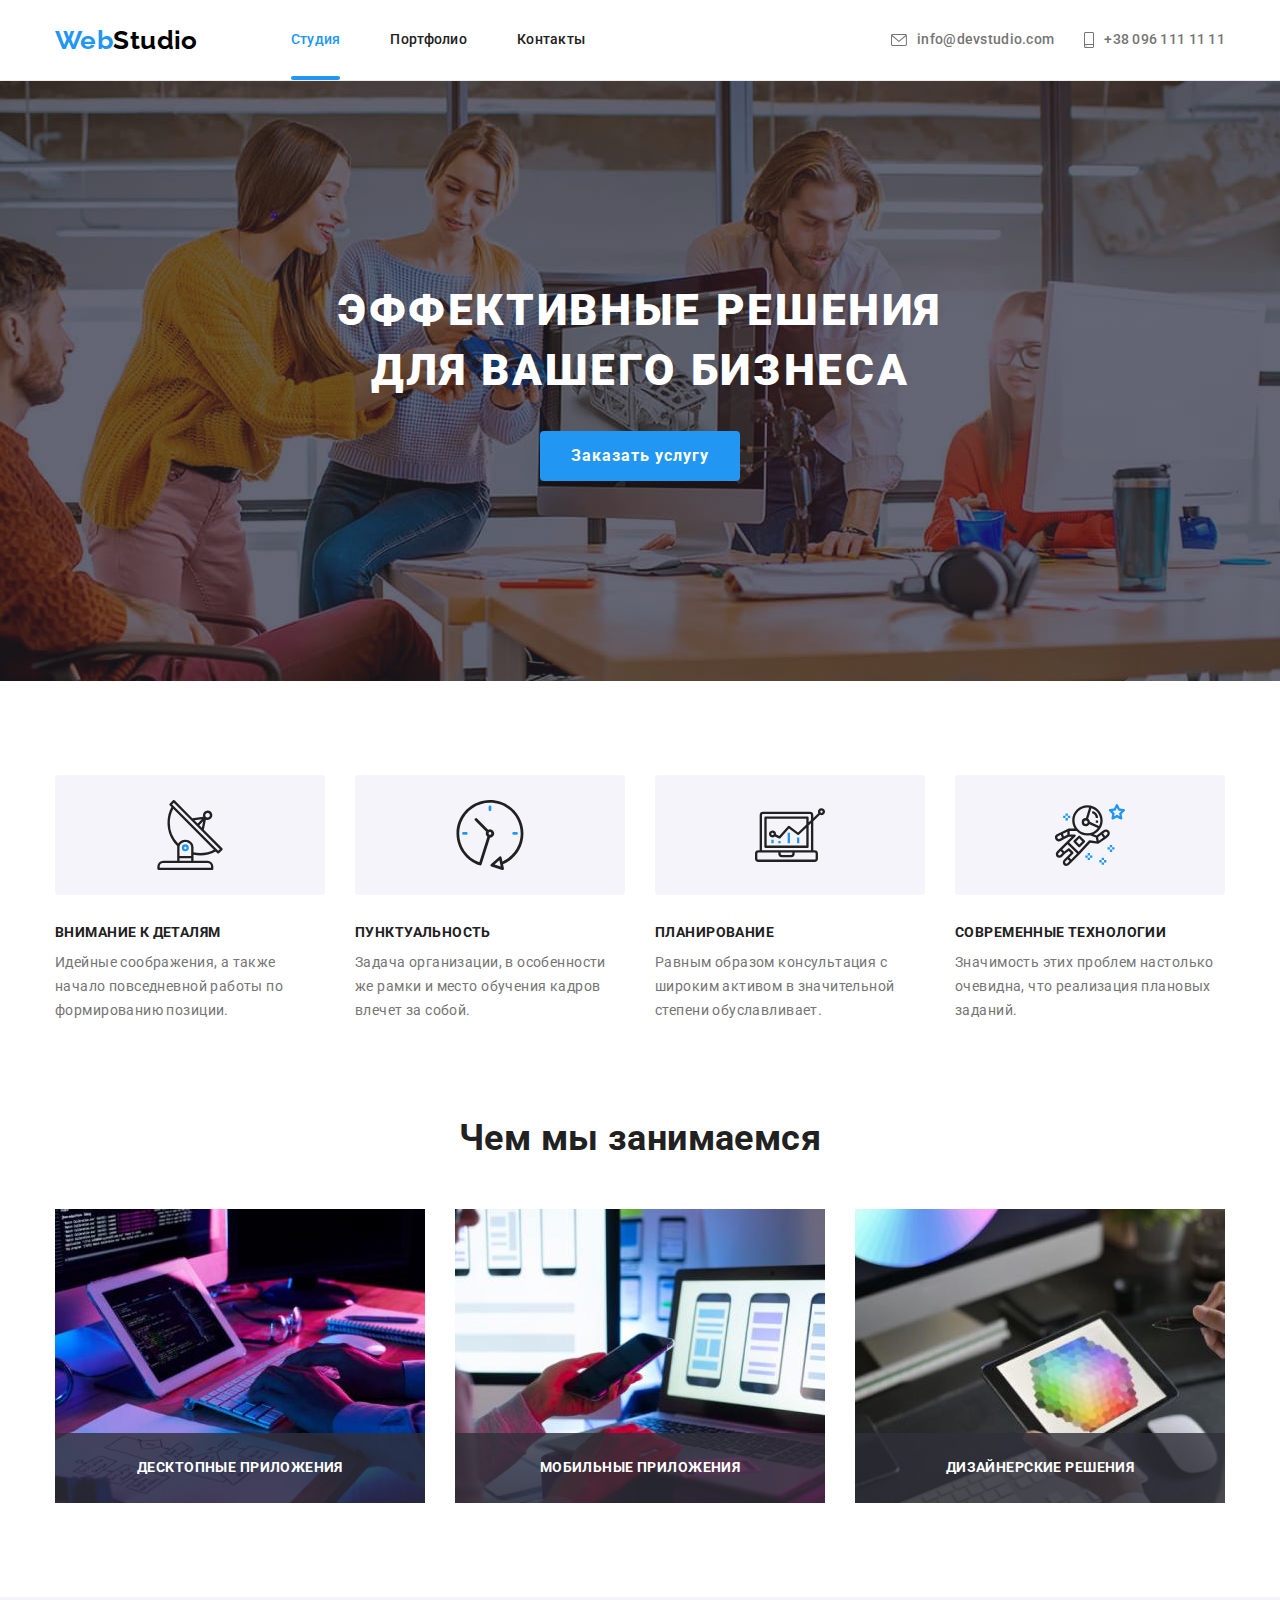
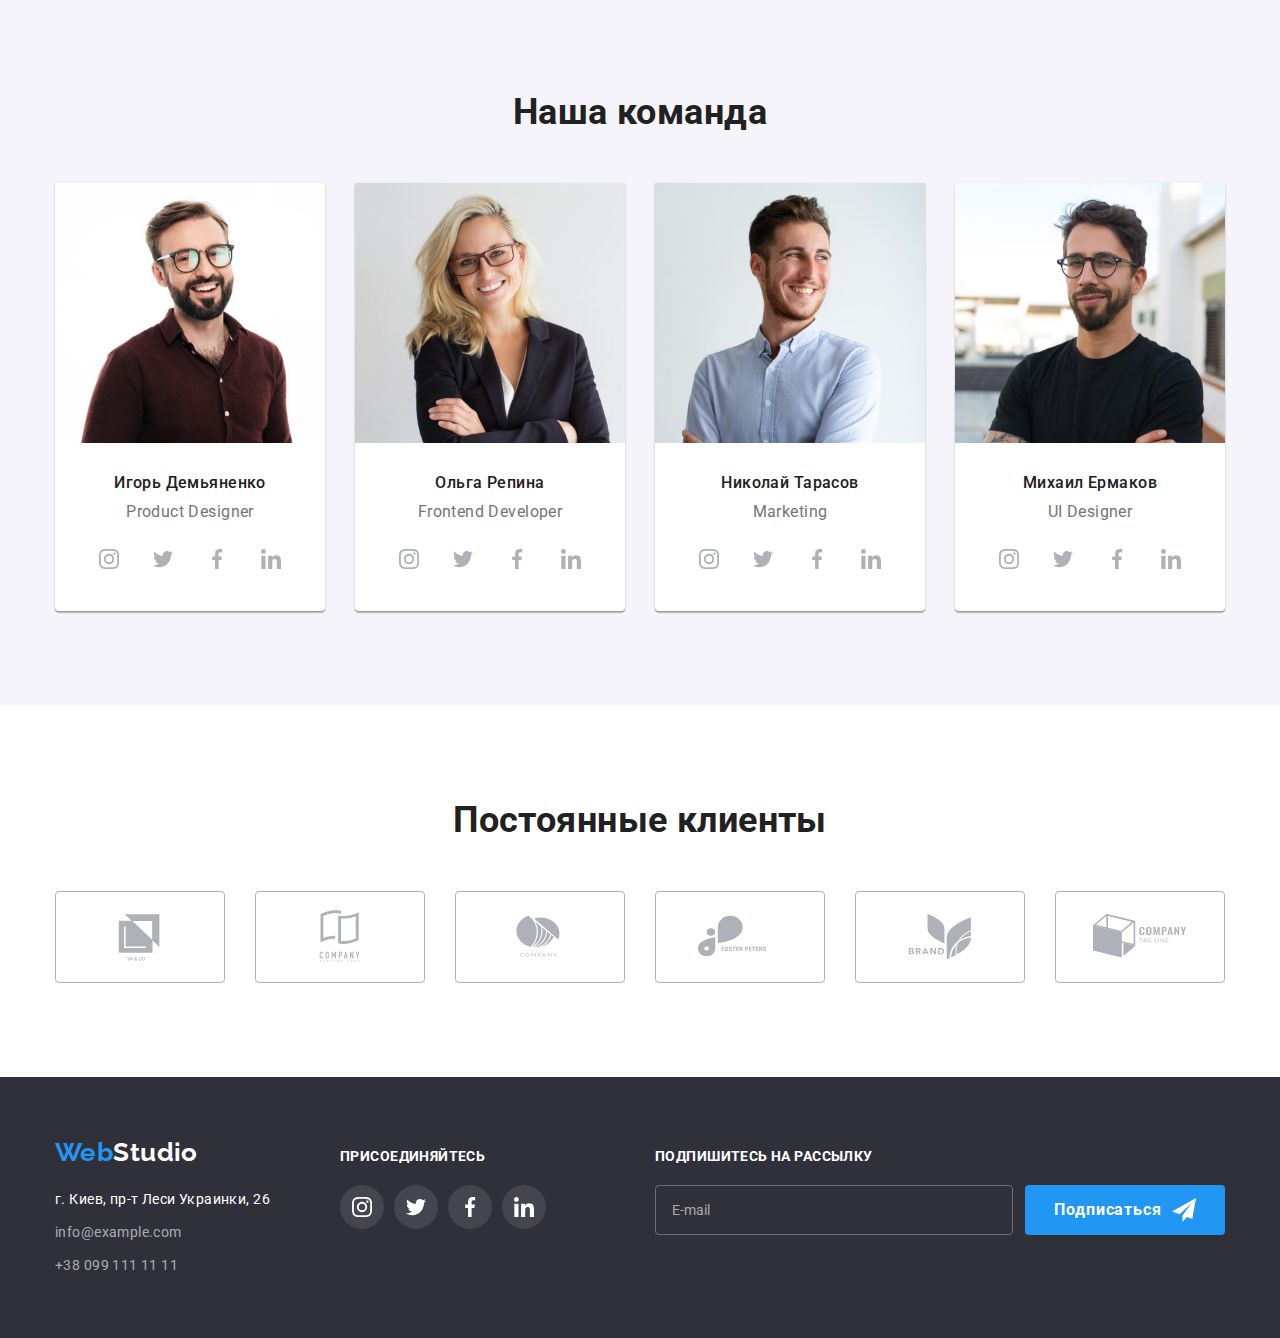
<file: index.html>
<!DOCTYPE html>
<html lang="ru">
    <head>
        <meta charset="UTF-8" />
        <meta http-equiv="X-UA-Compatible" content="IE=edge" />
        <meta name="viewport" content="width=device-width, initial-scale=1.0" />
        <link rel="preconnect" href="https://fonts.googleapis.com" />
        <link rel="preconnect" href="https://fonts.gstatic.com" crossorigin />
        <link
            href="https://fonts.googleapis.com/css2?family=Raleway:wght@700&family=Roboto:wght@400;500;700;900&display=swap"
            rel="stylesheet"
        />
        <link
            rel="stylesheet"
            href=" https://cdnjs.cloudflare.com/ajax/libs/modern-normalize/1.1.0/modern-normalize.min.css"
        />
        <link rel="stylesheet" href="./css/main.min.css">
        <title>Студия</title>
    </head>
    <body>
        <!--            Шапка страницы          -->
        <header class="page-header">
            <div class="container holder">
                <nav class="nav holder">
                    <a class="logo logo__page-header" href="./index.html"
                        ><span class="logo__web">Web</span>Studio</a
                    >
                    <ul class="nav__list list holder">
                        <li class="nav__item">
                            <a class="nav__link nav__link--current" href="./index.html">Студия</a>
                        </li>
                        <li class="nav__item">
                            <a class="nav__link" href="./portfolio.html">Портфолио</a>
                        </li>
                        <li class="nav__item">
                            <a class="nav__link" href="">Контакты</a>
                        </li>
                    </ul>
                </nav>
                <ul class="contacts-list list holder">
                    <li class="contacts-list__item">
                        <a class="contacts-list__link" href="mailto:info@devstudio.com">
                            <svg class="contacts-list__icon" width="16" height="12">
                                <use href="./images/icons.svg#icon-envelope"></use>
                            </svg>
                            info@devstudio.com</a
                        >
                    </li>
                    <li class="contacts-list__item">
                        <a class="contacts-list__link" href="tel:+380961111111">
                            <svg class="contacts-list__icon" width="10" height="16">
                                <use href="./images/icons.svg#icon-smartphone"></use>
                            </svg>
                            +38 096 111 11 11</a
                        >
                    </li>
                </ul>
            </div>
        </header>

        <main>
            <!-- Герой -->
            <section class="hero">
                <div class="hero__box container">
                    <h1 class="hero__title">Эффективные решения для вашего бизнеса</h1>
                    <button type="button" class="button" data-modal-open>
                        Заказать услугу
                    </button>
                </div>
            </section>

            <!--        Преимущества        -->

            <section class="features section">
                <div class="container features__box">
                    <ul class="features__list list holder">
                        <li class="features__item">
                            <div class="features__icon">
                                <svg width="70" height="70">
                                    <use href="./images/icons.svg#icon-antenna"></use>
                                </svg>
                            </div>
                            <h3 class="features__sub-title sub-title">Внимание к деталям</h3>
                            <p class="features__description">
                                Идейные соображения, а также начало повседневной работы по
                                формированию позиции.
                            </p>
                        </li>
                        <li class="features__item">
                            <div class="features__icon">
                                <svg width="70" height="70">
                                    <use href="./images/icons.svg#icon-clock"></use>
                                </svg>
                            </div>
                            <h3 class="features__sub-title sub-title">Пунктуальность</h3>
                            <p class="features__description">
                                Задача организации, в особенности же рамки и место обучения кадров
                                влечет за собой.
                            </p>
                        </li>
                        <li class="features__item">
                            <div class="features__icon">
                                <svg width="70" height="70">
                                    <use href="./images/icons.svg#icon-diagram"></use>
                                </svg>
                            </div>
                            <h3 class="features__sub-title sub-title">Планирование</h3>
                            <p class="features__description">
                                Равным образом консультация с широким активом в значительной степени
                                обуславливает.
                            </p>
                        </li>
                        <li class="features__item">
                            <div class="features__icon">
                                <svg width="70" height="70">
                                    <use href="./images/icons.svg#icon-astronaut"></use>
                                </svg>
                            </div>
                            <h3 class="features__sub-title sub-title">Современные технологии</h3>
                            <p class="features__description">
                                Значимость этих проблем настолько очевидна, что реализация плановых
                                заданий.
                            </p>
                        </li>
                    </ul>
                </div>
            </section>

            <!--                        услуги                -->

            <section class="activity">
                <div class="activity__box container">
                    <h2 class="activity__title">Чем мы занимаемся</h2>
                    <ul class="activity__list list holder">
                        <li class="activity__item">
                            <img
                                class="activity__img"
                                src="./images/img1.jpg"
                                alt="Написание кода"
                                width="370"
                            />
                            <h3 class="activity__sub-title sub-title sub-title--white holder">Десктопные приложения</h3>
                        </li>
                        <li class="activity__item">
                            <img
                                class="activity__img"
                                src="./images/img2.jpg"
                                alt="Адаптация сайта"
                                width="370"
                            />
                            <h3 class="activity__sub-title sub-title sub-title--white holder">Мобильные приложения</h3>
                        </li>
                        <li class="activity__item">
                            <img
                                class="activity__img"
                                src="./images/img3.jpg"
                                alt="Разработка дизайна"
                                width="370"
                            />
                            <h3 class="activity__sub-title sub-title sub-title--white holder">Дизайнерские решения</h3>
                        </li>
                    </ul>
                </div>
            </section>

            <!--            Наша команда        -->

            <section class="team section">
                <div class="container team__box">
                    <h2 class="team__title">Наша команда</h2>
                    <ul class="team__list list holder">
                        <li class="team__item">
                            <img src="./images/teamcard1.jpg" alt="Игорь Демьяненко" width="270" />
                            <h3 class="team__sub-title">Игорь Демьяненко</h3>
                            <p class="team__speciality">Product Designer</p>
                            <ul class="soc-networks list">
                                <li class="soc-networks__item">
                                    <a href="" class="soc-networks__link">
                                        <svg class="soc-networks__icon" width="20" height="20">
                                            <use href="./images/icons.svg#icon-instagram"></use>
                                        </svg>
                                    </a>
                                </li>
                                <li class="soc-networks__item">
                                    <a href="" class="soc-networks__link">
                                        <svg class="soc-networks__icon" width="20" height="20">
                                            <use href="./images/icons.svg#icon-twitter"></use>
                                        </svg>
                                    </a>
                                </li>
                                <li class="soc-networks__item">
                                    <a href="" class="soc-networks__link">
                                        <svg class="soc-networks__icon" width="20" height="20">
                                            <use href="./images/icons.svg#icon-facebook"></use>
                                        </svg>
                                    </a>
                                </li>
                                <li class="soc-networks__item">
                                    <a href="" class="soc-networks__link">
                                        <svg class="soc-networks__icon" width="20" height="20">
                                            <use href="./images/icons.svg#icon-linkedin"></use>
                                        </svg>
                                    </a>
                                </li>
                            </ul>
                        </li>
                        <li class="team__item">
                            <img src="./images/teamcard2.jpg" alt="Ольга Репина" width="270" />
                            <h3 class="team__sub-title">Ольга Репина</h3>
                            <p class="team__speciality">Frontend Developer</p>
                            <ul class="soc-networks list">
                                <li class="soc-networks__item">
                                    <a href="" class="soc-networks__link">
                                        <svg class="soc-networks__icon" width="20" height="20">
                                            <use href="./images/icons.svg#icon-instagram"></use>
                                        </svg>
                                    </a>
                                </li>
                                <li class="soc-networks__item">
                                    <a href="" class="soc-networks__link">
                                        <svg class="soc-networks__icon" width="20" height="20">
                                            <use href="./images/icons.svg#icon-twitter"></use>
                                        </svg>
                                    </a>
                                </li>
                                <li class="soc-networks__item">
                                    <a href="" class="soc-networks__link">
                                        <svg class="soc-networks__icon" width="20" height="20">
                                            <use href="./images/icons.svg#icon-facebook"></use>
                                        </svg>
                                    </a>
                                </li>
                                <li class="soc-networks__item">
                                    <a href="" class="soc-networks__link">
                                        <svg class="soc-networks__icon" width="20" height="20">
                                            <use href="./images/icons.svg#icon-linkedin"></use>
                                        </svg>
                                    </a>
                                </li>
                            </ul>
                        </li>
                        <li class="team__item">
                            <img src="./images/teamcard3.jpg" alt="Николай Тарасов" width="270" />
                            <h3 class="team__sub-title">Николай Тарасов</h3>
                            <p class="team__speciality">Marketing</p>
                            <ul class="soc-networks list">
                                <li class="soc-networks__item">
                                    <a href="" class="soc-networks__link">
                                        <svg class="soc-networks__icon" width="20" height="20">
                                            <use href="./images/icons.svg#icon-instagram"></use>
                                        </svg>
                                    </a>
                                </li>
                                <li class="soc-networks__item">
                                    <a href="" class="soc-networks__link">
                                        <svg class="soc-networks__icon" width="20" height="20">
                                            <use href="./images/icons.svg#icon-twitter"></use>
                                        </svg>
                                    </a>
                                </li>
                                <li class="soc-networks__item">
                                    <a href="" class="soc-networks__link">
                                        <svg class="soc-networks__icon" width="20" height="20">
                                            <use href="./images/icons.svg#icon-facebook"></use>
                                        </svg>
                                    </a>
                                </li>
                                <li class="soc-networks__item">
                                    <a href="" class="soc-networks__link">
                                        <svg class="soc-networks__icon" width="20" height="20">
                                            <use href="./images/icons.svg#icon-linkedin"></use>
                                        </svg>
                                    </a>
                                </li>
                            </ul>
                        </li>
                        <li class="team__item">
                            <img src="./images/teamcard4.jpg" alt="Михаил Ермаков" width="270" />
                            <h3 class="team__sub-title">Михаил Ермаков</h3>
                            <p class="team__speciality">UI Designer</p>
                            <ul class="soc-networks list">
                                <li class="soc-networks__item">
                                    <a href="" class="soc-networks__link">
                                        <svg class="soc-networks__icon" width="20" height="20">
                                            <use href="./images/icons.svg#icon-instagram"></use>
                                        </svg>
                                    </a>
                                </li>
                                <li class="soc-networks__item">
                                    <a href="" class="soc-networks__link">
                                        <svg class="soc-networks__icon" width="20" height="20">
                                            <use href="./images/icons.svg#icon-twitter"></use>
                                        </svg>
                                    </a>
                                </li>
                                <li class="soc-networks__item">
                                    <a href="" class="soc-networks__link">
                                        <svg class="soc-networks__icon" width="20" height="20">
                                            <use href="./images/icons.svg#icon-facebook"></use>
                                        </svg>
                                    </a>
                                </li>
                                <li class="soc-networks__item">
                                    <a href="" class="soc-networks__link">
                                        <svg class="soc-networks__icon" width="20" height="20">
                                            <use href="./images/icons.svg#icon-linkedin"></use>
                                        </svg>
                                    </a>
                                </li>
                            </ul>
                        </li>
                    </ul>
                </div>
            </section>
        </main>

        <!--                     Наши клиенты                    -->
        <section class="clients section">
            <div class="clients__box container">
                <h2 class="clients__title">Постоянные клиенты</h2>
                <ul class="clients-list holder list">
                    <li class="clients-list__item">
                        <a class="clients-list__link holder" href="">
                            <svg class="client-icon" width="106" height="60">
                                <use href="./images/icons.svg#icon-company-1"></use>
                            </svg>
                        </a>
                    </li>
                    <li class="clients-list__item">
                        <a class="clients-list__link holder" href="">
                            <svg class="client-icon" width="106" height="60">
                                <use href="./images/icons.svg#icon-company-2"></use>
                            </svg>
                        </a>
                    </li>
                    <li class="clients-list__item">
                        <a class="clients-list__link holder" href="">
                            <svg class="client-icon" width="106" height="60">
                                <use href="./images/icons.svg#icon-company-3"></use>
                            </svg>
                        </a>
                    </li>
                    <li class="clients-list-list-item">
                        <a class="clients-list__link holder" href="">
                            <svg class="client-icon" width="106" height="60">
                                <use href="./images/icons.svg#icon-company-4"></use>
                            </svg>
                        </a>
                    </li>
                    <li class="clients-list__item">
                        <a class="clients-list__link holder" href="">
                            <svg class="client-icon" width="106" height="60">
                                <use href="./images/icons.svg#icon-company-5"></use>
                            </svg>
                        </a>
                    </li>
                    <li class="clients-list__item">
                        <a class="clients-list__link holder" href="">
                            <svg class="client-icon" width="106" height="60">
                                <use href="./images/icons.svg#icon-company-6"></use>
                            </svg>
                        </a>
                    </li>
                </ul>
            </div>
        </section>

        <!--               Подвал                        -->

        <footer class="page-footer">
            <div class="page-footer__box container holder">
                <div class="page-footer__address-box">
                    <a class="logo logo__footer" href="./index.html"
                        ><span class="logo__web">Web</span>Studio</a
                    >
                    <address class="address">
                        <ul class="address__list list">
                            <li class="address__item">
                                <a
                                    class="address__link address__link--white"
                                    href="https://goo.gl/maps/n5isGS4fZseWLgrKA"
                                    target="_blank"
                                    >г. Киев, пр-т Леси Украинки, 26</a
                                >
                            </li>
                            <li class="address__item">
                                <a class="address__link" href="mailto:info@example.com"
                                    >info@example.com</a
                                >
                            </li>
                            <li class="address__item">
                                <a class="address__link" href="tel:+380991111111"
                                    >+38 099 111 11 11</a
                                >
                            </li>
                        </ul>
                    </address>
                </div>
                <div class="page-footer__join-box">
                    <h3 class="join-box__sub-title sub-title sub-title--white">Присоединяйтесь</h3>
                    <ul class="soc-networks list">
                        <li class="soc-networks__item">
                            <a class="soc-networks__link soc-networks__link--footer-dark" href="">
                                <svg class="soc-networks__icon soc-networks__icon--white" width="20" height="20">
                                    <use href="./images/icons.svg#icon-instagram"></use>
                                </svg>
                            </a>
                        </li>
                        <li class="soc-networks__item">
                            <a class="soc-networks__link soc-networks__link--footer-dark" href="">
                                <svg class="soc-networks__icon soc-networks__icon--white" width="20" height="20">
                                    <use href="./images/icons.svg#icon-twitter"></use>
                                </svg>
                            </a>
                        </li>
                        <li class="soc-networks__item">
                            <a class="soc-networks__link soc-networks__link--footer-dark" href="">
                                <svg class="soc-networks__icon soc-networks__icon--white" width="20" height="20">
                                    <use href="./images/icons.svg#icon-facebook"></use>
                                </svg>
                            </a>
                        </li>
                        <li class="soc-networks__item">
                            <a class="soc-networks__link soc-networks__link--footer-dark" href="">
                                <svg class="soc-networks__icon soc-networks__icon--white" width="20" height="20">
                                    <use href="./images/icons.svg#icon-linkedin"></use>
                                </svg>
                            </a>
                        </li>
                    </ul>
                </div>
                <div class="page-footer__subscribe-box">
                    <h3 class="subscribe-box__sub-title sub-title sub-title--white">Подпишитесь на рассылку</h3>
                    <form class="subscribe-form holder">
                        <input class="subscribe-form__input" type="email" name="mail" id="mail" placeholder="E-mail" />
                        <button class="button holder" type="submit">
                            Подписаться
                            <svg class="subscribe-form__icon" width="24" height="24">
                                <use href="./images/icons.svg#icon-send"></use>
                            </svg>
                        </button>
                    </form>
                </div>
            </div>
        </footer>

        <!--               Модалка                       -->

        <div class="backdrop is-hidden" data-modal>
            <div class="modal">
                <button class="close-button holder" data-modal-close>
                    <svg class="close-button__icon" width="11" height="11">
                        <use href="./images/icons.svg#icon-close-black"></use>
                    </svg>
                </button>
                <p class="modal__title">Оставьте свои данные, мы вам перезвоним</p>
                <form class="modal-form">
                    <div class="modal-box">
                        <label class="modal-box__label" for="name">Имя</label>
                        <div class="modal-box__field">
                            <input class="modal-box__input" id="name" name="name" type="text" />
                            <svg class="modal-box__icon" width="18" height="18">
                                <use href="./images/icons.svg#icon-modal-user"></use>
                            </svg>
                        </div>
                    </div>

                    <div class="modal-box">
                        <label class="modal-box__label" for="tel">Телефон</label>
                        <div class="modal-box__field">
                            <input class="modal-box__input" id="tel" name="tel" type="tel" />
                            <svg class="modal-box__icon" width="18" height="18">
                                <use href="./images/icons.svg#icon-modal-tel"></use>
                            </svg>
                        </div>
                    </div>

                    <div class="modal-box">
                        <label class="modal-box__label" for="email">Почта</label>
                        <div class="modal-box__field">
                            <input class="modal-box__input" id="email" name="email" type="email" />
                            <svg class="modal-box__icon" width="18" height="18">
                                <use href="./images/icons.svg#icon-modal-mail"></use>
                            </svg>
                        </div>
                    </div>

                    <div class="modal-box modal-form__comment-box">
                        <label class="modal-box__label" for="comment">Комментарий</label>
                        <textarea
                            class="modal-form__comment"
                            name="comment"
                            id="comment"
                            placeholder="Введите текст"
                        ></textarea>
                    </div>

                    <div class="checkbox-box holder">
                        <input
                            class="checkbox-box__input visually-hidden"
                            type="checkbox"
                            name="checkbox"
                            id="checkbox"
                            value="true"
                        />
                        <label class="checkbox-box__label holder" for="checkbox">
                            <span class="checkbox-box__icon-box holder">
                                <svg class="checkbox-box__icon" width="16" height="15">
                                    <use href="./images/icons.svg#icon-modal-vector"></use>
                                </svg>
                            </span>
                            Соглашаюсь с рассылкой и принимаю
                            <a class="checkbox-box__link" href="">Условия договора</a>
                        </label>
                    </div>

                    <button class="button modal__button" type="submit">Отправить</button>
                </form>
            </div>
        </div>
        <script src="./js/modal.js"></script>
    </body>
</html>
</file>
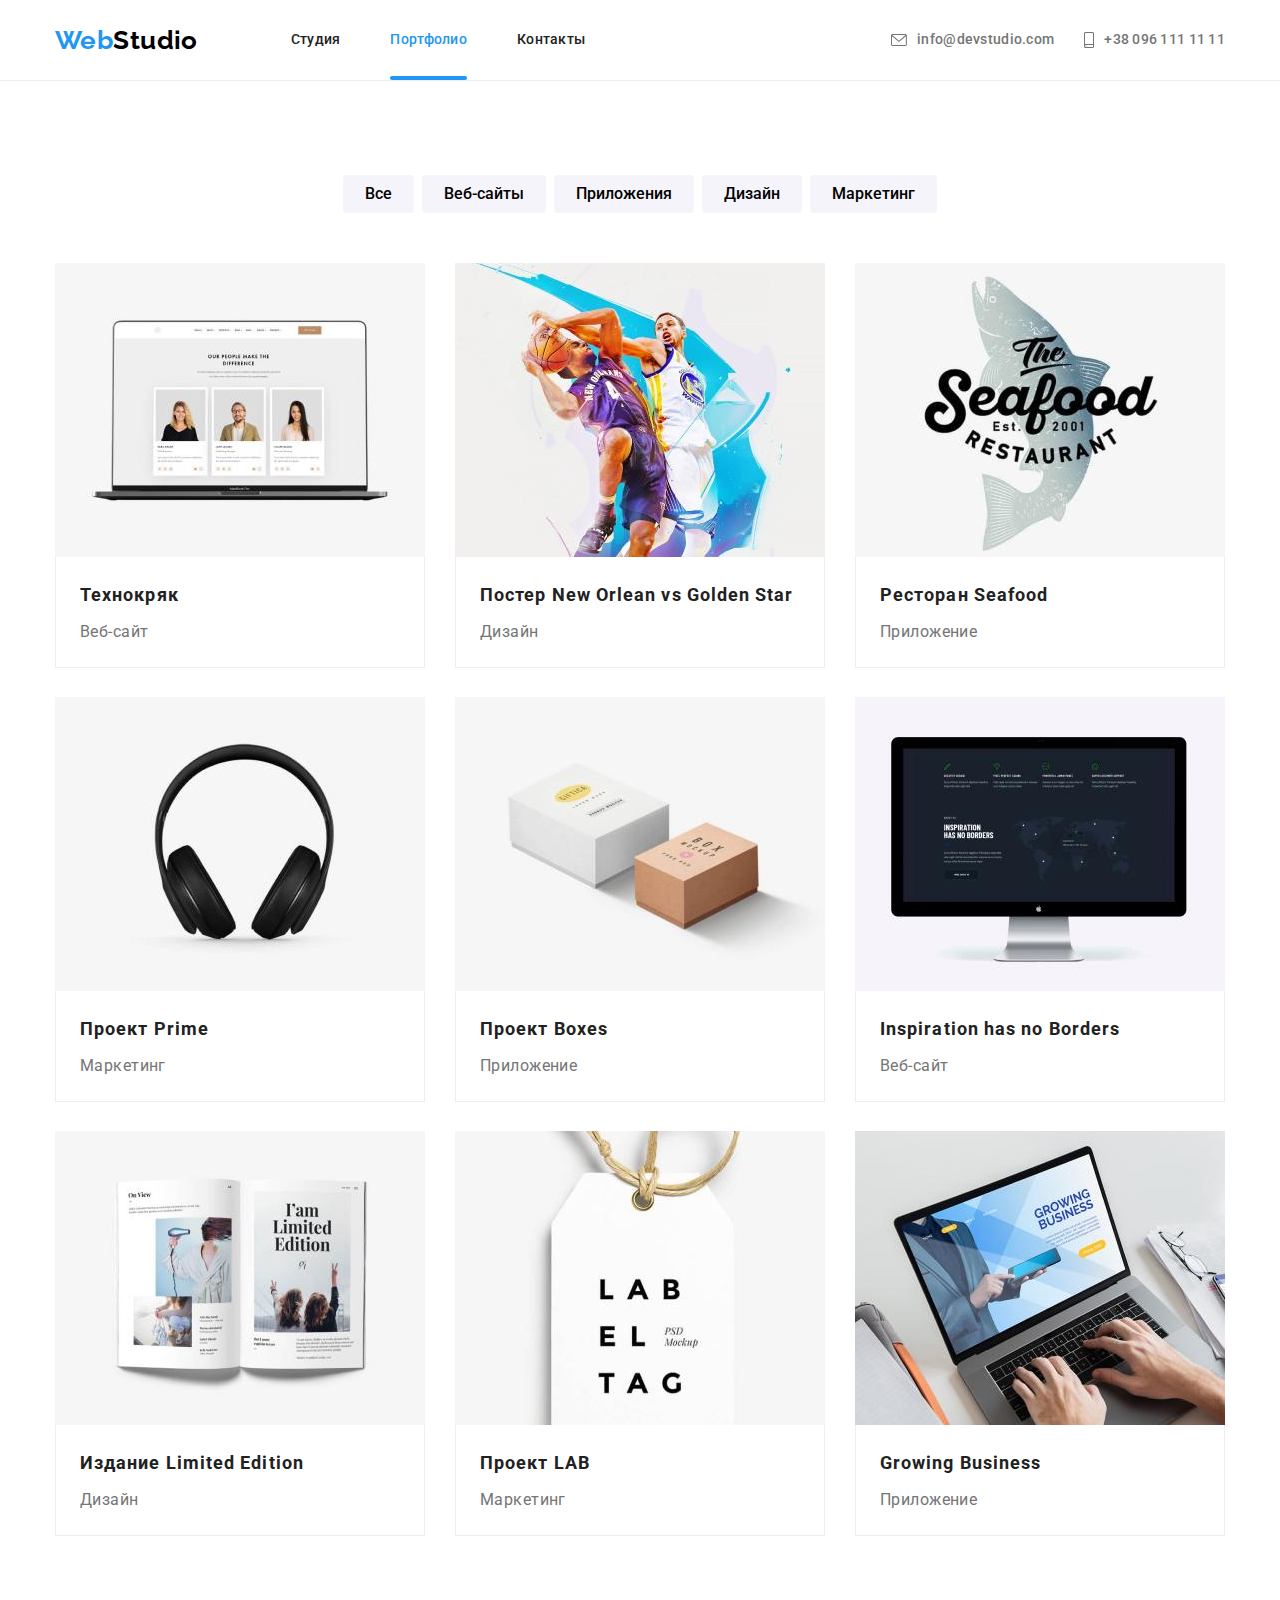
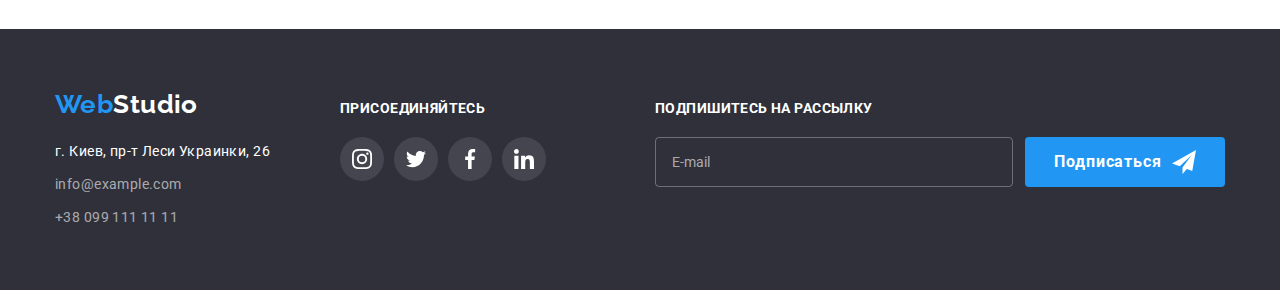
<file: portfolio.html>
<!DOCTYPE html>
<html lang="ru">
    <head>
        <meta charset="UTF-8" />
        <meta http-equiv="X-UA-Compatible" content="IE=edge" />
        <meta name="viewport" content="width=device-width, initial-scale=1.0" />
        <link rel="preconnect" href="https://fonts.googleapis.com" />
        <link rel="preconnect" href="https://fonts.gstatic.com" crossorigin />
        <link
            href="https://fonts.googleapis.com/css2?family=Raleway:wght@700&family=Roboto:wght@400;500;700;900&display=swap"
            rel="stylesheet"
        />
        <link
            rel="stylesheet"
            href=" https://cdnjs.cloudflare.com/ajax/libs/modern-normalize/1.1.0/modern-normalize.min.css"
        />
        <link rel="stylesheet" href="./css/main.min.css">
        <title>Портфолио</title>
    </head>
    <body>
        <!--                Шапка страницы               -->
        <header class="page-header">
            <div class="container holder">
                <nav class="nav holder">
                    <a class="logo logo__page-header" href="./index.html"
                        ><span class="logo__web">Web</span>Studio</a
                    >
                    <ul class="nav__list list holder">
                        <li class="nav__item">
                            <a class="nav__link" href="./index.html">Студия</a>
                        </li>
                        <li class="nav__item">
                            <a class="nav__link nav__link--current" href="./portfolio.html">Портфолио</a>
                        </li>
                        <li class="nav__item">
                            <a class="nav__link" href="">Контакты</a>
                        </li>
                    </ul>
                </nav>
                <ul class="contacts-list list holder">
                    <li class="contacts-list__item">
                        <a class="contacts-list__link" href="mailto:info@devstudio.com">
                            <svg class="contacts-list__icon" width="16" height="12">
                                <use href="./images/icons.svg#icon-envelope"></use>
                            </svg>
                            info@devstudio.com</a
                        >
                    </li>
                    <li class="contacts-list__item">
                        <a class="contacts-list__link" href="tel:+380961111111">
                            <svg class="contacts-list__icon" width="10" height="16">
                                <use href="./images/icons.svg#icon-smartphone"></use>
                            </svg>
                            +38 096 111 11 11</a
                        >
                    </li>
                </ul>
            </div>
        </header>
        <!-- Портфолио Портфолио Портфолио Портфолио Портфолио Портфолио -->
        <main>
            <section class="porfolio section">
                <div class="container porfolio-box holder">
                    <h1 hidden>Портфолио</h1>
                    <ul class="filter list holder">
                        <li class="filter__item">
                            <button type="button" class="filter__btn">Все</button>
                        </li>
                        <li class="filter__item">
                            <button type="button" class="filter__btn">Веб-сайты</button>
                        </li>
                        <li class="filter__item">
                            <button type="button" class="filter__btn">Приложения</button>
                        </li>
                        <li class="filter__item">
                            <button type="button" class="filter__btn">Дизайн</button>
                        </li>
                        <li class="filter__item">
                            <button type="button" class="filter__btn">Маркетинг</button>
                        </li>
                    </ul>
                    <ul class="cards list holder">
                        <li class="card">
                            <a class="card__link" href="">
                                <div class="card__thumb">
                                    <img
                                        src="./images/portfolio1.jpg"
                                        alt="Фото трёх сотрудников"
                                        width="370"
                                    />
                                    <p class="card__overlay">
                                        Ресурс предлагает комплексные предложения с разным уровнем
                                        функционала и сервисов. Все это позволит посетителю получить
                                        исчерпывающие сведения о компании или частном лице.
                                    </p>
                                </div>
                                <div class="card__box">
                                    <h3 class="card__title">Технокряк</h3>
                                    <p class="card__description">Веб-сайт</p>
                                </div>
                            </a>
                        </li>
                        <li class="card">
                            <a class="card__link" href="">
                                <div class="card__thumb">
                                    <img
                                        src="./images/portfolio2.jpg"
                                        alt="Два баскетболиста"
                                        width="370"
                                    />
                                    <p class="card__overlay">
                                        Ресурс предлагает комплексные предложения с разным уровнем
                                        функционала и сервисов. Все это позволит посетителю получить
                                        исчерпывающие сведения о компании или частном лице.
                                    </p>
                                </div>
                                <div class="card__box">
                                    <h3 class="card__title">
                                        Постер New Orlean vs Golden Star
                                    </h3>
                                    <p class="card__description">Дизайн</p>
                                </div>
                            </a>
                        </li>
                        <li class="card">
                            <a class="card__link" href="">
                                <div class="card__thumb">
                                    <img
                                        src="./images/portfolio3.jpg"
                                        alt="Логотип ресторана морская еда"
                                        width="370"
                                    />
                                    <p class="card__overlay">
                                        Ресурс предлагает комплексные предложения с разным уровнем
                                        функционала и сервисов. Все это позволит посетителю получить
                                        исчерпывающие сведения о компании или частном лице.
                                    </p>
                                </div>
                                <div class="card__box">
                                    <h3 class="card__title">Ресторан Seafood</h3>
                                    <p class="card__description">Приложение</p>
                                </div>
                            </a>
                        </li>
                        <li class="card">
                            <a class="card__link" href="">
                                <div class="card__thumb">
                                    <img src="./images/portfolio4.jpg" alt="Наушники" width="370" />
                                    <p class="card__overlay">
                                        Ресурс предлагает комплексные предложения с разным уровнем
                                        функционала и сервисов. Все это позволит посетителю получить
                                        исчерпывающие сведения о компании или частном лице.
                                    </p>
                                </div>
                                <div class="card__box">
                                    <h3 class="card__title">Проект Prime</h3>
                                    <p class="card__description">Маркетинг</p>
                                </div>
                            </a>
                        </li>
                        <li class="card">
                            <a class="card__link" href="">
                                <div class="card__thumb">
                                    <img
                                        src="./images/portfolio5.jpg"
                                        alt="Две коробки"
                                        width="370"
                                    />
                                    <p class="card__overlay">
                                        Ресурс предлагает комплексные предложения с разным уровнем
                                        функционала и сервисов. Все это позволит посетителю получить
                                        исчерпывающие сведения о компании или частном лице.
                                    </p>
                                </div>
                                <div class="card__box">
                                    <h3 class="card__title">Проект Boxes</h3>
                                    <p class="card__description">Приложение</p>
                                </div>
                            </a>
                        </li>
                        <li class="card">
                            <a class="card__link" href="">
                                <div class="card__thumb">
                                    <img
                                        src="./images/portfolio6.jpg"
                                        alt="Монитор мака"
                                        width="370"
                                    />
                                    <p class="card__overlay">
                                        Ресурс предлагает комплексные предложения с разным уровнем
                                        функционала и сервисов. Все это позволит посетителю получить
                                        исчерпывающие сведения о компании или частном лице.
                                    </p>
                                </div>
                                <div class="card__box">
                                    <h3 class="card__title">Inspiration has no Borders</h3>
                                    <p class="card__description">Веб-сайт</p>
                                </div>
                            </a>
                        </li>
                        <li class="card">
                            <a class="card__link" href="">
                                <div class="card__thumb">
                                    <img src="./images/portfolio7.jpg" alt="Журнал" width="370" />
                                    <p class="card__overlay">
                                        Ресурс предлагает комплексные предложения с разным уровнем
                                        функционала и сервисов. Все это позволит посетителю получить
                                        исчерпывающие сведения о компании или частном лице.
                                    </p>
                                </div>
                                <div class="card__box">
                                    <h3 class="card__title">Издание Limited Edition</h3>
                                    <p class="card__description">Дизайн</p>
                                </div>
                            </a>
                        </li>
                        <li class="card">
                            <a class="card__link" href="">
                                <div class="card__thumb">
                                    <img
                                        src="./images/portfolio8.jpg"
                                        alt="Дизайн бирки"
                                        width="370"
                                    />
                                    <p class="card__overlay">
                                        Ресурс предлагает комплексные предложения с разным уровнем
                                        функционала и сервисов. Все это позволит посетителю получить
                                        исчерпывающие сведения о компании или частном лице.
                                    </p>
                                </div>
                                <div class="card__box">
                                    <h3 class="card__title">Проект LAB</h3>
                                    <p class="card__description">Маркетинг</p>
                                </div>
                            </a>
                        </li>
                        <li class="card">
                            <a class="card__link" href="">
                                <div class="card__thumb">
                                    <img src="./images/portfolio9.jpg" alt="Руки на клавиатуре ноутбука" width="370"/>
                                    <p class="card__overlay">
                                        Ресурс предлагает комплексные предложения с разным уровнем
                                        функционала и сервисов. Все это позволит посетителю получить
                                        исчерпывающие сведения о компании или частном лице.
                                    </p>
                                </div>
                                <div class="card__box">
                                    <h3 class="card__title">Growing Business</h3>
                                    <p class="card__description">Приложение</p>
                                </div>
                            </a>
                        </li>
                    </ul>
                </div>
            </section>
        </main>
        <!-- Подвал -->
        <footer class="page-footer">
            <div class="page-footer__box container holder">
                <div class="page-footer__address-box">
                    <a class="logo logo__footer" href="./index.html"
                        ><span class="logo__web">Web</span>Studio</a
                    >
                    <address class="address">
                        <ul class="address__list list">
                            <li class="address__item">
                                <a
                                    class="address__link address__link--white"
                                    href="https://goo.gl/maps/n5isGS4fZseWLgrKA"
                                    target="_blank"
                                    >г. Киев, пр-т Леси Украинки, 26</a
                                >
                            </li>
                            <li class="address__item">
                                <a class="address__link" href="mailto:info@example.com"
                                    >info@example.com</a
                                >
                            </li>
                            <li class="address__item">
                                <a class="address__link" href="tel:+380991111111"
                                    >+38 099 111 11 11</a
                                >
                            </li>
                        </ul>
                    </address>
                </div>
                <div class="page-footer__join-box">
                    <h3 class="join-box__sub-title sub-title sub-title--white">Присоединяйтесь</h3>
                    <ul class="soc-networks list">
                        <li class="soc-networks__item">
                            <a class="soc-networks__link soc-networks__link--footer-dark" href="">
                                <svg class="soc-networks__icon soc-networks__icon--white" width="20" height="20">
                                    <use href="./images/icons.svg#icon-instagram"></use>
                                </svg>
                            </a>
                        </li>
                        <li class="soc-networks__item">
                            <a class="soc-networks__link soc-networks__link--footer-dark" href="">
                                <svg class="soc-networks__icon soc-networks__icon--white" width="20" height="20">
                                    <use href="./images/icons.svg#icon-twitter"></use>
                                </svg>
                            </a>
                        </li>
                        <li class="soc-networks__item">
                            <a class="soc-networks__link soc-networks__link--footer-dark" href="">
                                <svg class="soc-networks__icon soc-networks__icon--white" width="20" height="20">
                                    <use href="./images/icons.svg#icon-facebook"></use>
                                </svg>
                            </a>
                        </li>
                        <li class="soc-networks__item">
                            <a class="soc-networks__link soc-networks__link--footer-dark" href="">
                                <svg class="soc-networks__icon soc-networks__icon--white" width="20" height="20">
                                    <use href="./images/icons.svg#icon-linkedin"></use>
                                </svg>
                            </a>
                        </li>
                    </ul>
                </div>
                <div class="page-footer__subscribe-box">
                    <h3 class="subscribe-box__sub-title sub-title sub-title--white">Подпишитесь на рассылку</h3>
                    <form class="subscribe-form holder">
                        <input class="subscribe-form__input" type="email" name="mail" id="mail" placeholder="E-mail" />
                        <button class="button holder" type="submit">
                            Подписаться
                            <svg class="subscribe-form__icon" width="24" height="24">
                                <use href="./images/icons.svg#icon-send"></use>
                            </svg>
                        </button>
                    </form>
                </div>
            </div>
        </footer>
    </body>
</html>
</file>
<file: css/main.min.css>
:root{--our-team-bg-color: #f5f4fa;--footer-hero-bg-color: #2f303a;--logo-color: #000000;--secondary-color: #757575;--text-color: #ffffff;--accent-color: #2196f3;--button-hover-color: #188ce8;--transparent-color: rgba(255, 255, 255, 0.6);--border-line-color: #ececec;--portfolio-border-color: #eeeeee;--icon-hover-color: #ffffff;--icon-fill: #afb1b8;--clients-border-color: rgba(175, 177, 184, 1);--footer-bg-soc: rgba(255, 255, 255, 0.1);--bg-color: #ffffff;--modal-border-color: rgba(33, 33, 33, 0.2);--border-subscribe: 1px solid rgba(255, 255, 255, 0.3);--transition-color: color 250ms cubic-bezier(0.4, 0, 0.2, 1);--transition-bg-color: background-color 250ms cubic-bezier(0.4, 0, 0.2, 1);--transition-box-shadow: box-shadow 250ms cubic-bezier(0.4, 0, 0.2, 1);--transition-fill: fill 250ms cubic-bezier(0.4, 0, 0.2, 1);--transition-border-color: border-color 250ms cubic-bezier(0.4, 0, 0.2, 1);--transition-transform: transform 250ms cubic-bezier(0.4, 0, 0.2, 1);--transition-opacity: opacity 250ms cubic-bezier(0.4, 0, 0.2, 1);--cubik: 250ms cubic-bezier(0.4, 0, 0.2, 1)}html{-webkit-box-sizing:border-box;box-sizing:border-box}*,*::before,*::after{-webkit-box-sizing:inherit;box-sizing:inherit}body{background-color:#fff;color:#212121;font-family:"Roboto",sans-serif;font-size:14px;font-weight:normal;letter-spacing:.03em;margin:0}p,h1,h2,h3{margin:0}ul{margin:0;padding:0}img{display:block;max-width:100%;height:auto}.list{list-style:none}.visually-hidden{position:absolute;width:1px;height:1px;margin:-1px;border:0;padding:0;white-space:nowrap;-webkit-clip-path:inset(100%);clip-path:inset(100%);clip:rect(0 0 0 0);overflow:hidden}.container{width:1200px;padding:0 15px;margin:0 auto}.section{padding:94px 0}.sub-title{font-weight:700;line-height:1.14;font-size:14px;text-transform:uppercase}.holder{display:-webkit-box;display:-ms-flexbox;display:flex;-webkit-box-align:center;-ms-flex-align:center;align-items:center;-webkit-box-pack:center;-ms-flex-pack:center;justify-content:center}.logo{color:var(--logo-color);text-decoration:none;font-family:"Raleway",sans-serif;font-size:26px;font-weight:700;line-height:1.19}.logo__footer{color:var(--text-color)}.logo__page-header{margin-right:93px}.logo__web{color:var(--accent-color)}.button{border-radius:4px;background-color:var(--accent-color);color:var(--text-color);border:none;cursor:pointer;min-width:200px;height:50px;font-size:16px;font-family:inherit;font-weight:700;line-height:1.88;letter-spacing:.06em;-webkit-transition:background-color var(--cubik);transition:background-color var(--cubik);-webkit-transition:-webkit-box-shadow var(--cubik);transition:-webkit-box-shadow var(--cubik);transition:box-shadow var(--cubik);transition:box-shadow var(--cubik), -webkit-box-shadow var(--cubik)}.button:hover,.button:focus{background-color:var(--button-hover-color);-webkit-box-shadow:0px 4px 4px rgba(0,0,0,.15);box-shadow:0px 4px 4px rgba(0,0,0,.15)}.contacts-list{margin-left:auto}.contacts-list__item:not(:last-child){margin-right:30px}.contacts-list__link{color:var(--secondary-color);text-decoration:none;font-weight:500;line-height:1.14;letter-spacing:.02em;padding:32px 0;display:block;display:-webkit-box;display:-ms-flexbox;display:flex;-webkit-box-align:center;-ms-flex-align:center;align-items:center;-webkit-box-pack:center;-ms-flex-pack:center;justify-content:center;-webkit-transition:var(--transition-color);transition:var(--transition-color)}.contacts-list__link:hover,.contacts-list__link:focus{color:var(--accent-color)}.contacts-list__icon{margin-right:10px;vertical-align:middle;fill:currentColor}.soc-networks{display:-webkit-box;display:-ms-flexbox;display:flex;-webkit-box-pack:center;-ms-flex-pack:center;justify-content:center;gap:10px}.soc-networks__link{width:44px;height:44px;border-radius:50%;display:-webkit-box;display:-ms-flexbox;display:flex;-webkit-box-align:center;-ms-flex-align:center;align-items:center;-webkit-box-pack:center;-ms-flex-pack:center;justify-content:center;-webkit-transition:var(--transition-bg-color);transition:var(--transition-bg-color)}.soc-networks__link:hover,.soc-networks__link:focus{background-color:var(--accent-color)}.soc-networks__icon{fill:var(--icon-fill);-webkit-transition:var(--transition-fill);transition:var(--transition-fill)}.soc-networks__link:hover .soc-networks__icon,.soc-networks__link:focus .soc-networks__icon{fill:var(--icon-hover-color)}.address__list{line-height:1.71;font-style:normal;margin-top:20px}.address__item:not(:last-child){margin-bottom:9px}.address__link{color:var(--transparent-color);text-decoration:none;line-height:1.71;-webkit-transition:var(--transition-color);transition:var(--transition-color)}.address__link:hover,.address__link:focus{color:var(--accent-color)}.address__link--white{color:var(--text-color)}.subscribe-form__input{width:358px;height:50px;margin-right:12px;padding:15px 0 15px 16px;border-radius:4px;border:var(--border-subscribe);background-color:rgba(255,255,255,0);outline:none;color:var(--text-color)}.subscribe-form__input:focus{border-color:var(--accent-color)}.subscribe-form__input::-webkit-input-placeholder{color:rgba(255,255,255,.6)}.subscribe-form__input::-moz-placeholder{color:rgba(255,255,255,.6)}.subscribe-form__input:-ms-input-placeholder{color:rgba(255,255,255,.6)}.subscribe-form__input::-ms-input-placeholder{color:rgba(255,255,255,.6)}.subscribe-form__input::placeholder{color:rgba(255,255,255,.6)}.subscribe-form__icon{margin-left:10px}.close-button{position:absolute;top:8px;right:8px;width:30px;height:30px;border-radius:50%;border:1px solid rgba(0,0,0,.1);background-color:var(--bg-color);cursor:pointer;outline:none;-webkit-transition:fill var(--cubik);transition:fill var(--cubik)}.close-button:hover,.close-button:focus{fill:var(--accent-color)}.backdrop{position:fixed;top:0;left:0;width:100%;height:100%;background-color:rgba(0,0,0,.2);opacity:1;-webkit-transition:var(--transition-opacity);transition:var(--transition-opacity)}.backdrop.is-hidden{opacity:0;pointer-events:none}.modal-box{margin-bottom:10px}.modal-box__label{font-size:12px;line-height:1.17;letter-spacing:.01em;color:var(--secondary-color);margin-bottom:4px;display:block}.modal-box__field{position:relative}.modal-box__input{width:100%;height:40px;border:1px solid var(--modal-border-color);border-radius:4px;padding:14px 42px;outline:none;-webkit-transition:border-color var(--cubik);transition:border-color var(--cubik)}.modal-box__input:focus{border-color:var(--accent-color)}.modal-box__icon{position:absolute;left:12px;top:50%;-webkit-transform:translateY(-50%);transform:translateY(-50%);-webkit-transition:fill var(--cubik);transition:fill var(--cubik)}.modal-box__input:focus+.modal-box__icon{fill:var(--accent-color)}.modal-form__comment-box{margin-bottom:20px}.modal-form__comment{width:100%;height:120px;resize:none;border:1px solid var(--modal-border-color);border-radius:4px;padding:12px 16px;outline:none;-webkit-transition:border-color var(--cubik);transition:border-color var(--cubik);display:block}.modal-form__comment:focus{border-color:var(--accent-color)}.modal-form__comment::-webkit-input-placeholder{line-height:1.14;letter-spacing:.01em;color:rgba(117,117,117,.5)}.modal-form__comment::-moz-placeholder{line-height:1.14;letter-spacing:.01em;color:rgba(117,117,117,.5)}.modal-form__comment:-ms-input-placeholder{line-height:1.14;letter-spacing:.01em;color:rgba(117,117,117,.5)}.modal-form__comment::-ms-input-placeholder{line-height:1.14;letter-spacing:.01em;color:rgba(117,117,117,.5)}.modal-form__comment::placeholder{line-height:1.14;letter-spacing:.01em;color:rgba(117,117,117,.5)}.modal{position:absolute;height:581px;width:528px;padding:40px;border-radius:4px;background-color:var(--bg-color);top:50%;left:50%;-webkit-transform:translate(-50%, -50%) scale(1) rotate(360deg);transform:translate(-50%, -50%) scale(1) rotate(360deg);-webkit-transition:var(--transition-transform);transition:var(--transition-transform)}.backdrop.is-hidden .modal{-webkit-transform:translate(-50%, -50%) scale(0.2) rotate(0);transform:translate(-50%, -50%) scale(0.2) rotate(0)}.modal__title{font-weight:700;font-size:20px;line-height:1.15;text-align:center;margin-bottom:12px}.modal__button{margin-left:auto;margin-right:auto;display:block}.checkbox-box{margin-bottom:30px}.checkbox-box__label{line-height:1.71;color:var(--secondary-color)}.checkbox-box__icon-box{width:16px;height:15px;border-radius:2px;border:2px solid #212121;margin-right:7px;-webkit-transition:-webkit-box-shadow var(--cubik);transition:-webkit-box-shadow var(--cubik);transition:box-shadow var(--cubik);transition:box-shadow var(--cubik), -webkit-box-shadow var(--cubik)}.checkbox-box__input:checked+.checkbox-box__label .checkbox-box__icon-box{border:none;background-color:var(--accent-color);-webkit-box-shadow:0px 4px 4px rgba(0,0,0,.25);box-shadow:0px 4px 4px rgba(0,0,0,.25)}.checkbox-box__input:focus+.checkbox-box__label .checkbox-box__icon-box{border-color:var(--accent-color)}.checkbox-box__icon{fill:rgba(0,0,0,0)}.checkbox-box__link{color:var(--accent-color)}.checkbox-box__input:checked+.checkbox-box__label .checkbox-box__icon{fill:var(--bg-color)}.page-header{border-bottom:1px solid var(--border-line-color)}.nav__item{position:relative}.nav__list .nav__item:not(:last-child){margin-right:50px}.nav__link{color:#212121;text-decoration:none;font-weight:500;line-height:1.14;letter-spacing:.02em;padding:32px 0;display:block;-webkit-transition:var(--transition-color);transition:var(--transition-color)}.nav__link:hover,.nav__link:focus{color:var(--accent-color)}.nav__link--current{color:var(--accent-color)}.nav__link.nav__link--current::after{position:absolute;bottom:0;border-radius:2px;content:"";width:100%;height:4px;background-color:var(--accent-color);display:block}.hero{background-color:var(--footer-hero-bg-color);text-align:center;padding:200px 0;max-width:1600px;height:600px;background-image:-webkit-gradient(linear, left top, left bottom, from(rgba(47, 48, 58, 0.4)), to(rgba(47, 48, 58, 0.4))),url(../images/Img.jpg);background-image:linear-gradient(rgba(47, 48, 58, 0.4), rgba(47, 48, 58, 0.4)),url(../images/Img.jpg);background-size:cover;background-position:center;background-repeat:no-repeat}.hero__title{color:var(--text-color);font-size:44px;text-transform:uppercase;font-weight:900;line-height:1.36;letter-spacing:.06em;width:696px;margin-bottom:30px;margin-left:auto;margin-right:auto}.features__item{width:270px}.features__item:not(:last-child){margin-right:30px}.features__icon{display:-webkit-box;display:-ms-flexbox;display:flex;-webkit-box-align:center;-ms-flex-align:center;align-items:center;-webkit-box-pack:center;-ms-flex-pack:center;justify-content:center;height:120px;background-color:var(--our-team-bg-color);border-radius:4px;margin-bottom:30px}.features__sub-title{margin-bottom:10px}.features__description{color:var(--secondary-color);line-height:1.71}.activity{padding-bottom:94px}.activity__item{position:relative}.activity__item:not(:last-child){margin-right:30px}.activity__sub-title{position:absolute;bottom:0;width:100%;height:70px;background-color:rgba(47,48,58,.8)}.activity__title{font-weight:700;font-size:36px;line-height:1.17;text-align:center;margin-bottom:50px}.team{background-color:var(--our-team-bg-color)}.team__title{font-weight:700;font-size:36px;line-height:1.17;text-align:center;margin-bottom:50px}.team__item{background:var(--text-color);-webkit-box-shadow:0px 1px 3px rgba(0,0,0,.12),0px 1px 1px rgba(0,0,0,.14),0px 2px 1px rgba(0,0,0,.2);box-shadow:0px 1px 3px rgba(0,0,0,.12),0px 1px 1px rgba(0,0,0,.14),0px 2px 1px rgba(0,0,0,.2);border-radius:0px 0px 4px 4px;padding-bottom:30px}.team__item:not(:last-child){margin-right:30px}.team__sub-title{font-weight:500;font-size:16px;line-height:1.19;text-align:center;padding-top:30px}.team__speciality{color:var(--secondary-color);font-size:16px;line-height:1.19;text-align:center;margin-top:10px;margin-bottom:16px}.clients__title{font-weight:700;font-size:36px;line-height:1.17;text-align:center;margin-bottom:50px}.clients-list{gap:30px}.clients-list__link{fill:var(--icon-fill);width:170px;height:92px;border:1px solid var(--clients-border-color);border-radius:4px;-webkit-transition:var(--transition-border-color),var(--transition-fill);transition:var(--transition-border-color),var(--transition-fill)}.clients-list__link:hover,.clients-list__link:focus{fill:var(--accent-color);border-color:var(--accent-color)}.page-footer{background-color:var(--footer-hero-bg-color);padding:60px 0}.page-footer__box{-webkit-box-align:baseline;-ms-flex-align:baseline;align-items:baseline}.page-footer__address-box{margin-right:70px}.page-footer__join-box{width:206px;margin-right:auto}.join-box__sub-title,.subscribe-box__sub-title{margin-bottom:20px}.sub-title--white{color:var(--text-color)}.soc-networks__link--footer-dark{background-color:var(--footer-bg-soc)}.soc-networks__icon--white{fill:var(--text-color)}.filter{margin-bottom:50px;gap:8px}.filter__btn{background-color:var(--our-team-bg-color);border:none;border-radius:4px;cursor:pointer;font-family:inherit;font-size:16px;font-weight:500;line-height:1.62;text-align:center;padding:6px 22px;-webkit-transition:var(--transition-bg-color),var(--transition-color),var(--transition-box-shadow);transition:var(--transition-bg-color),var(--transition-color),var(--transition-box-shadow)}.filter__btn:hover,.filter__btn:focus{background-color:var(--accent-color);color:var(--text-color);-webkit-box-shadow:0px 3px 1px rgba(0,0,0,.1),0px 1px 2px rgba(0,0,0,.08),0px 2px 2px rgba(0,0,0,.12);box-shadow:0px 3px 1px rgba(0,0,0,.1),0px 1px 2px rgba(0,0,0,.08),0px 2px 2px rgba(0,0,0,.12)}.porfolio-box{-webkit-box-orient:vertical;-webkit-box-direction:normal;-ms-flex-direction:column;flex-direction:column}.cards{-ms-flex-wrap:wrap;flex-wrap:wrap;margin-left:-30px;margin-top:-30px}.card{position:relative;margin-left:30px;margin-top:30px;-ms-flex-preferred-size:calc(33.3333333333% - 30px);flex-basis:calc(33.3333333333% - 30px);width:370px;height:404px}.card__overlay{position:absolute;top:0;left:0;width:100%;background-color:rgba(33,150,243,.9);font-size:18px;line-height:1.56;padding:63px 24px;color:var(--text-color);-webkit-transform:translateY(100%);transform:translateY(100%);-webkit-transition:var(--transition-transform);transition:var(--transition-transform)}.card__link:hover .card__overlay,.card__link:focus .card__overlay{-webkit-transform:translateY(0);transform:translateY(0)}.card__link{display:block;text-decoration:none;color:inherit;-webkit-transition:var(--transition-box-shadow);transition:var(--transition-box-shadow)}.card__link:hover,.card__link:focus{-webkit-box-shadow:0px 1px 1px rgba(0,0,0,.12),0px 4px 4px rgba(0,0,0,.06),1px 4px 6px rgba(0,0,0,.16);box-shadow:0px 1px 1px rgba(0,0,0,.12),0px 4px 4px rgba(0,0,0,.06),1px 4px 6px rgba(0,0,0,.16)}.card__thumb{position:relative;overflow:hidden}.card__box{border:1px solid var(--portfolio-border-color);border-top:none;padding:20px 24px}.card__title{font-weight:700;font-size:18px;line-height:2;letter-spacing:.06em;margin-bottom:4px}.card__description{font-size:16px;line-height:1.88;color:var(--secondary-color)}/*# sourceMappingURL=main.min.css.map */
</file>
